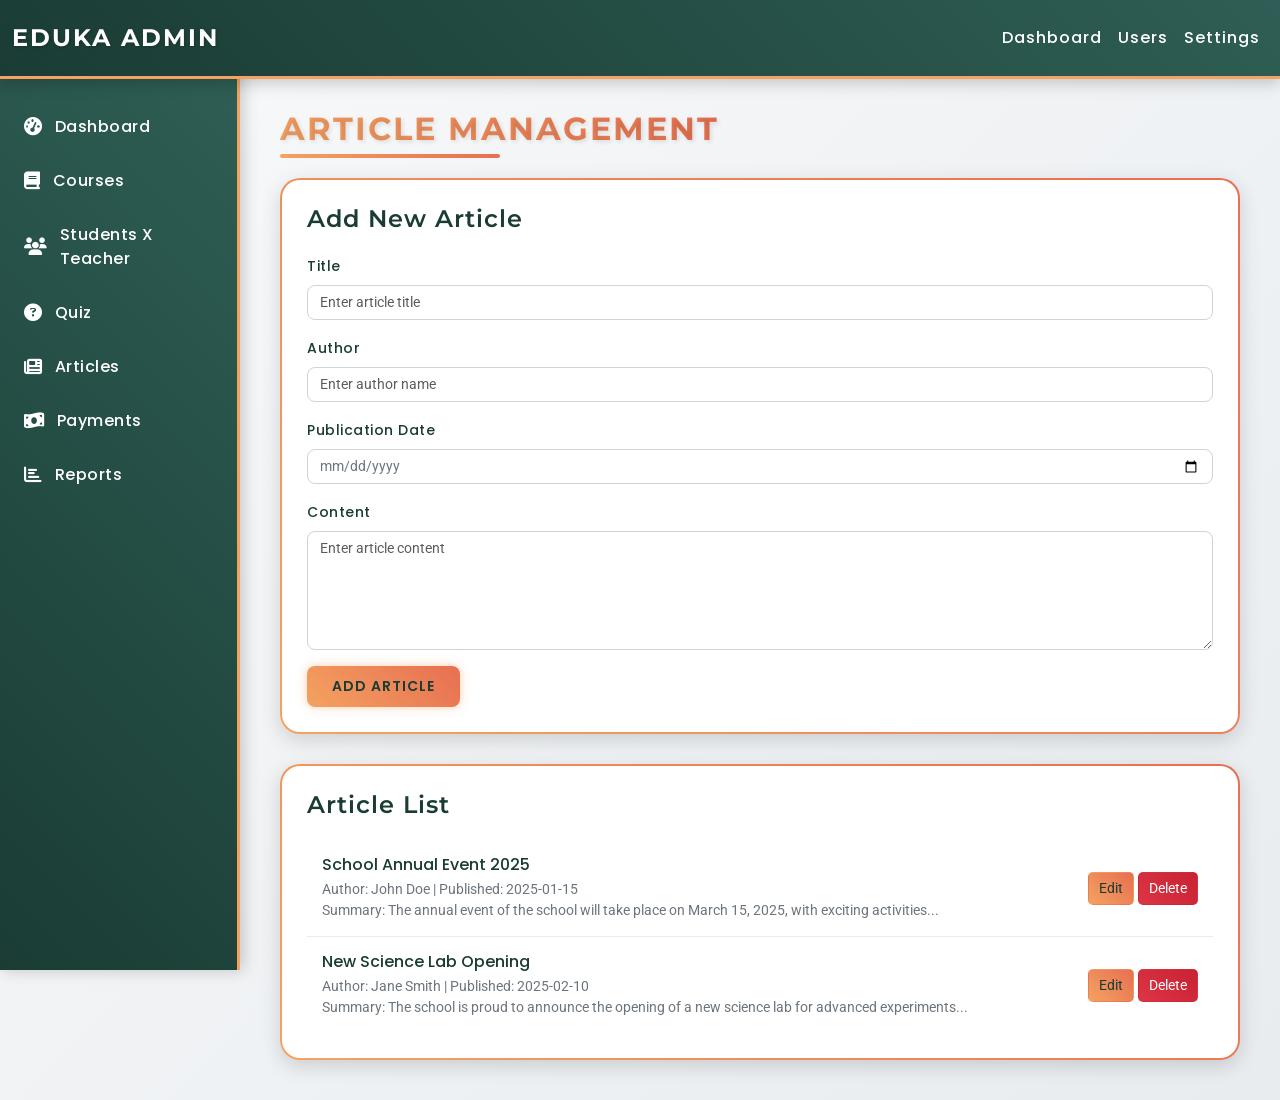
<file: Article Management.html>
<!DOCTYPE html>
<html lang="en">
<head>
    <meta charset="UTF-8">
    <meta name="viewport" content="width=device-width, initial-scale=1.0">
    <title>Article Management</title>
    <!-- Bootstrap CSS -->
    <link href="https://cdn.jsdelivr.net/npm/bootstrap@5.3.0/dist/css/bootstrap.min.css" rel="stylesheet">
    <!-- Font Awesome for Icons -->
    <link rel="stylesheet" href="https://cdnjs.cloudflare.com/ajax/libs/font-awesome/6.4.0/css/all.min.css">
    <!-- Google Fonts -->
    <link href="https://fonts.googleapis.com/css2?family=Poppins:wght@300;400;500;600;700&family=Roboto:wght@400;500;700&family=Montserrat:wght@400;500;700&display=swap" rel="stylesheet">
    <style>
        /* Màu chủ đạo */
        :root {
            --primary-green: #1a3c34;
            --secondary-orange: #f4a261;
            --light-gray: #f8f9fa;
            --white: #ffffff;
            --text-gray: #6c757d;
            --gradient-green: linear-gradient(45deg, #1a3c34, #2e5e55);
            --gradient-orange: linear-gradient(45deg, #f4a261, #e76f51);
            --border-glow: 0 0 10px rgba(244, 162, 97, 0.5);
            --gradient-text: linear-gradient(45deg, #f4a261, #e76f51);
        }

        body {
            background: linear-gradient(135deg, var(--light-gray), #e8ecef);
            font-family: 'Roboto', sans-serif;
            margin: 0;
            padding-top: 70px;
        }

        /* Navbar */
        .navbar {
            background: var(--gradient-green);
            padding: 15px 0;
            box-shadow: 0 4px 15px rgba(0, 0, 0, 0.2);
            border-bottom: 3px solid var(--secondary-orange);
            position: fixed;
            top: 0;
            left: 0;
            width: 100%;
            z-index: 1000;
        }

        .navbar-brand {
            color: var(--white) !important;
            font-family: 'Montserrat', sans-serif;
            font-weight: 700;
            font-size: 24px;
            text-transform: uppercase;
            letter-spacing: 2px;
            text-shadow: 1px 1px 3px rgba(0, 0, 0, 0.2);
        }

        .nav-link {
            color: var(--white) !important;
            font-family: 'Poppins', sans-serif;
            font-weight: 500;
            font-size: 16px;
            letter-spacing: 1px;
            transition: color 0.3s ease;
        }

        .nav-link:hover {
            color: var(--secondary-orange) !important;
            text-shadow: 0 0 5px rgba(244, 162, 97, 0.5);
        }

        /* Sidebar */
        .sidebar {
            height: 100vh;
            background: var(--gradient-green);
            color: var(--white);
            padding-top: 30px;
            position: fixed;
            width: 240px;
            transition: width 0.3s ease;
            box-shadow: 3px 0 15px rgba(0, 0, 0, 0.2);
            border-right: 3px solid var(--secondary-orange);
            top: 70px;
        }

        .sidebar a {
            color: var(--white);
            padding: 15px 20px;
            display: flex;
            align-items: center;
            text-decoration: none;
            font-family: 'Poppins', sans-serif;
            font-size: 16px;
            font-weight: 500;
            letter-spacing: 0.5px;
            border-left: 4px solid transparent;
            transition: all 0.3s ease;
        }

        .sidebar a i {
            margin-right: 12px;
            font-size: 18px;
        }

        .sidebar a:hover {
            background: var(--gradient-orange);
            color: var(--primary-green);
            border-left: 4px solid var(--primary-green);
            box-shadow: var(--border-glow);
            font-weight: 600;
        }

        /* Content Area */
        .content {
            margin-left: 240px;
            padding: 40px;
            transition: margin-left 0.3s ease;
        }

        .content h2 {
            font-family: 'Montserrat', sans-serif;
            font-weight: 700;
            color: var(--primary-green);
            text-transform: uppercase;
            letter-spacing: 2px;
            font-size: 32px;
            position: relative;
            display: inline-block;
            margin-bottom: 30px;
            background: var(--gradient-text);
            -webkit-background-clip: text;
            background-clip: text;
            color: transparent;
            text-shadow: 2px 2px 4px rgba(0, 0, 0, 0.1);
        }

        .content h2::after {
            content: '';
            width: 50%;
            height: 4px;
            background: var(--gradient-orange);
            position: absolute;
            bottom: -10px;
            left: 0;
            border-radius: 2px;
        }

        /* Article Form */
        .article-form {
            background: var(--white);
            border-radius: 20px;
            padding: 25px;
            box-shadow: 0 6px 20px rgba(0, 0, 0, 0.15);
            border: 2px solid transparent;
            background: linear-gradient(to right, var(--white), var(--white)) padding-box,
                        var(--gradient-orange) border-box;
            margin-bottom: 30px;
        }

        .article-form h3 {
            font-family: 'Montserrat', sans-serif;
            font-weight: 600;
            font-size: 24px;
            color: var(--primary-green);
            letter-spacing: 1px;
            margin-bottom: 20px;
        }

        .article-form .form-control {
            font-family: 'Roboto', sans-serif;
            font-size: 14px;
            color: var(--text-gray);
            border-radius: 8px;
            border: 1px solid #ced4da;
            transition: all 0.3s ease;
        }

        .article-form .form-control:focus {
            border-color: var(--secondary-orange);
            box-shadow: 0 0 5px rgba(244, 162, 97, 0.5);
        }

        .article-form label {
            font-family: 'Poppins', sans-serif;
            font-weight: 500;
            font-size: 14px;
            color: var(--primary-green);
            letter-spacing: 0.5px;
        }

        .btn-custom {
            background: var(--gradient-orange);
            color: var(--primary-green);
            border: none;
            padding: 10px 25px;
            font-family: 'Poppins', sans-serif;
            font-weight: 600;
            font-size: 14px;
            border-radius: 8px;
            transition: all 0.3s ease;
            box-shadow: var(--border-glow);
            text-transform: uppercase;
            letter-spacing: 1px;
        }

        .btn-custom:hover {
            background: var(--gradient-green);
            color: var(--white);
            box-shadow: 0 0 15px rgba(26, 60, 52, 0.5);
        }

        /* Article List */
        .article-list {
            background: var(--white);
            border-radius: 20px;
            padding: 25px;
            box-shadow: 0 6px 20px rgba(0, 0, 0, 0.15);
            border: 2px solid transparent;
            background: linear-gradient(to right, var(--white), var(--white)) padding-box,
                        var(--gradient-orange) border-box;
        }

        .article-list h3 {
            font-family: 'Montserrat', sans-serif;
            font-weight: 600;
            font-size: 24px;
            color: var(--primary-green);
            letter-spacing: 1px;
            margin-bottom: 20px;
        }

        .article-item {
            padding: 15px;
            border-bottom: 1px solid #e8ecef;
            display: flex;
            justify-content: space-between;
            align-items: center;
        }

        .article-item:last-child {
            border-bottom: none;
        }

        .article-item h5 {
            font-family: 'Poppins', sans-serif;
            font-weight: 500;
            font-size: 16px;
            color: var(--primary-green);
            margin-bottom: 5px;
        }

        .article-item p {
            font-family: 'Roboto', sans-serif;
            font-size: 14px;
            color: var(--text-gray);
            margin: 0;
        }

        .btn-action {
            font-size: 14px;
            padding: 5px 10px;
            border-radius: 5px;
        }

        .btn-edit {
            background: var(--gradient-orange);
            color: var(--primary-green);
        }

        .btn-edit:hover {
            background: var(--gradient-green);
            color: var(--white);
        }

        .btn-delete {
            background: linear-gradient(45deg, #dc3545, #c82333);
            color: var(--white);
        }

        .btn-delete:hover {
            background: linear-gradient(45deg, #c82333, #dc3545);
        }

        /* Responsive Design */
        @media (max-width: 768px) {
            body {
                padding-top: 60px;
            }

            .navbar {
                padding: 10px 0;
            }

            .navbar-brand {
                font-size: 18px;
            }

            .nav-link {
                font-size: 14px;
            }

            .sidebar {
                width: 70px;
                top: 60px;
            }

            .sidebar a span {
                display: none;
            }

            .sidebar a i {
                margin-right: 0;
                font-size: 20px;
            }

            .sidebar a {
                justify-content: center;
            }

            .content {
                margin-left: 70px;
                padding: 20px;
            }

            .content h2 {
                font-size: 24px;
            }
        }
    </style>
</head>
<body>
    <!-- Navbar -->
    <nav class="navbar navbar-expand-lg">
        <div class="container-fluid">
            <a class="navbar-brand" href="#">Eduka Admin</a>
            <button class="navbar-toggler" type="button" data-bs-toggle="collapse" data-bs-target="#navbarNav" aria-controls="navbarNav" aria-expanded="false" aria-label="Toggle navigation">
                <span class="navbar-toggler-icon"></span>
            </button>
            <div class="collapse navbar-collapse" id="navbarNav">
                <ul class="navbar-nav ms-auto">
                    <li class="nav-item">
                        <a class="nav-link" href="#">Dashboard</a>
                    </li>
                    <li class="nav-item">
                        <a class="nav-link" href="#">Users</a>
                    </li>
                    <li class="nav-item">
                        <a class="nav-link" href="#">Settings</a>
                    </li>
                </ul>
            </div>
        </div>
    </nav>

    <!-- Sidebar -->
    <div class="sidebar">
        <a href="./admin.html"><i class="fas fa-tachometer-alt"></i><span>Dashboard</span></a>
        <a href=""><i class="fas fa-book"></i><span>Courses</span></a>
        <a href="./ListStudentsXTeacher.html"><i class="fas fa-users"></i><span>Students X Teacher</span></a>
        <a href="./Quiz.html"><i class="fas fa-question-circle"></i><span>Quiz</span></a>
        <a href="./Article Management.html"><i class="fas fa-newspaper"></i><span>Articles</span></a>
        <a href="./Payment Management.html"><i class="fas fa-money-bill-wave"></i><span>Payments</span></a>
        <a href=""><i class="fas fa-chart-bar"></i><span>Reports</span></a>
    </div>

    <!-- Content -->
    <div class="content">
        <h2>Article Management</h2>

        <!-- Form Thêm Bài Báo -->
        <div class="article-form">
            <h3>Add New Article</h3>
            <form id="articleForm">
                <div class="mb-3">
                    <label for="articleTitle" class="form-label">Title</label>
                    <input type="text" class="form-control" id="articleTitle" placeholder="Enter article title" required>
                </div>
                <div class="mb-3">
                    <label for="articleAuthor" class="form-label">Author</label>
                    <input type="text" class="form-control" id="articleAuthor" placeholder="Enter author name" required>
                </div>
                <div class="mb-3">
                    <label for="articleDate" class="form-label">Publication Date</label>
                    <input type="date" class="form-control" id="articleDate" required>
                </div>
                <div class="mb-3">
                    <label for="articleContent" class="form-label">Content</label>
                    <textarea class="form-control" id="articleContent" rows="5" placeholder="Enter article content" required></textarea>
                </div>
                <button type="submit" class="btn btn-custom">Add Article</button>
            </form>
        </div>

        <!-- Danh Sách Bài Báo -->
        <div class="article-list">
            <h3>Article List</h3>
            <div id="articleList">
                <div class="article-item">
                    <div>
                        <h5>School Annual Event 2025</h5>
                        <p>Author: John Doe | Published: 2025-01-15</p>
                        <p>Summary: The annual event of the school will take place on March 15, 2025, with exciting activities...</p>
                    </div>
                    <div>
                        <button class="btn btn-action btn-edit">Edit</button>
                        <button class="btn btn-action btn-delete">Delete</button>
                    </div>
                </div>
                <div class="article-item">
                    <div>
                        <h5>New Science Lab Opening</h5>
                        <p>Author: Jane Smith | Published: 2025-02-10</p>
                        <p>Summary: The school is proud to announce the opening of a new science lab for advanced experiments...</p>
                    </div>
                    <div>
                        <button class="btn btn-action btn-edit">Edit</button>
                        <button class="btn btn-action btn-delete">Delete</button>
                    </div>
                </div>
            </div>
        </div>
    </div>

    <!-- Bootstrap JS (Giữ lại để navbar responsive hoạt động) -->
    <script src="https://cdn.jsdelivr.net/npm/bootstrap@5.3.0/dist/js/bootstrap.bundle.min.js"></script>
</body>
</html>
</file>
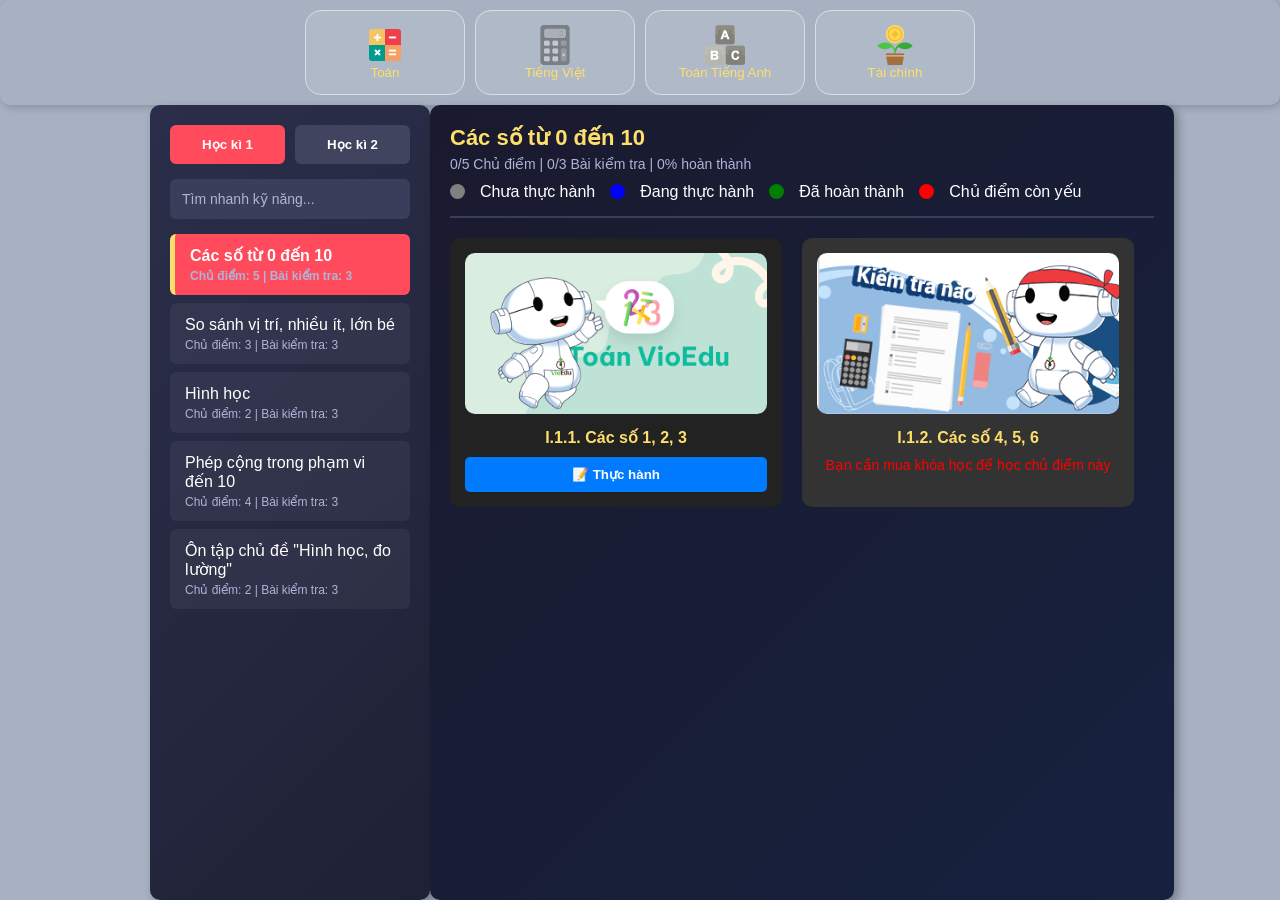
<file: khoahoc.html>
<!DOCTYPE html>
<html lang="vi">
<head>
    <meta charset="UTF-8">
    <meta name="viewport" content="width=device-width, initial-scale=1.0">
    <title>Khóa học</title>
    <link rel="stylesheet" href="css/khoahoc.css">
</head>
<body>

    <nav class="navmenu">
        <button>
            <img src="img/icon_math_on.png" alt="">
            <p>Toán</p>
        </button>
        <button>
            <img src="img/icon_math_english_off.png" alt="">
            <p>Tiếng Việt</p>
        </button>
        <button>
            <img src="img/icon_vietnamese_literature_off.png" alt="">
            <p>Toán Tiếng Anh</p>
        </button>
        <button>
            <img src="img/icon_finance_on.png" alt="">
            <p>Tài chính</p>
        </button>
    </nav>

    <div class="container">
        <aside class="sidebar">
            <div class="semester">
                <button class="active">Học kì 1</button>
                <button>Học kì 2</button>
            </div>
            <input type="text" placeholder="Tìm nhanh kỹ năng..." class="search-bar">
            <ul class="course-list">
                <li class="active">Các số từ 0 đến 10 <span>Chủ điểm: 5 | Bài kiểm tra: 3</span></li>
                <li>So sánh vị trí, nhiều ít, lớn bé <span>Chủ điểm: 3 | Bài kiểm tra: 3</span></li>
                <li>Hình học <span>Chủ điểm: 2 | Bài kiểm tra: 3</span></li>
                <li>Phép cộng trong phạm vi đến 10 <span>Chủ điểm: 4 | Bài kiểm tra: 3</span></li>
                <li>Ôn tập chủ đề "Hình học, đo lường" <span>Chủ điểm: 2 | Bài kiểm tra: 3</span></li>
            </ul>
        </aside>

        <main class="content">
            <div class="course-header">
                <h2>Các số từ 0 đến 10</h2>
                <p>0/5 Chủ điểm | 0/3 Bài kiểm tra | 0% hoàn thành</p>
                <div class="status">
                    <span class="not-started"></span> Chưa thực hành
                    <span class="in-progress"></span> Đang thực hành
                    <span class="completed"></span> Đã hoàn thành
                    <span class="weak-point"></span> Chủ điểm còn yếu
                </div>
            </div>

            <div class="lesson-list">
                <div class="lesson">
                    <img src="img/a1.png" alt="Bài học">
                    <h3>I.1.1. Các số 1, 2, 3</h3>
                    <div class="actions">
                        
                        <button>📝 Thực hành</button>
                        
                    </div>
                </div>
                <div class="lesson locked">
                    <img src="img/2.png" alt="Bài học">
                    <h3>I.1.2. Các số 4, 5, 6</h3>
                    <p>Bạn cần mua khóa học để học chủ điểm này</p>
                </div>
            </div>
        </main>
    </div>

</body>
</html>
</file>
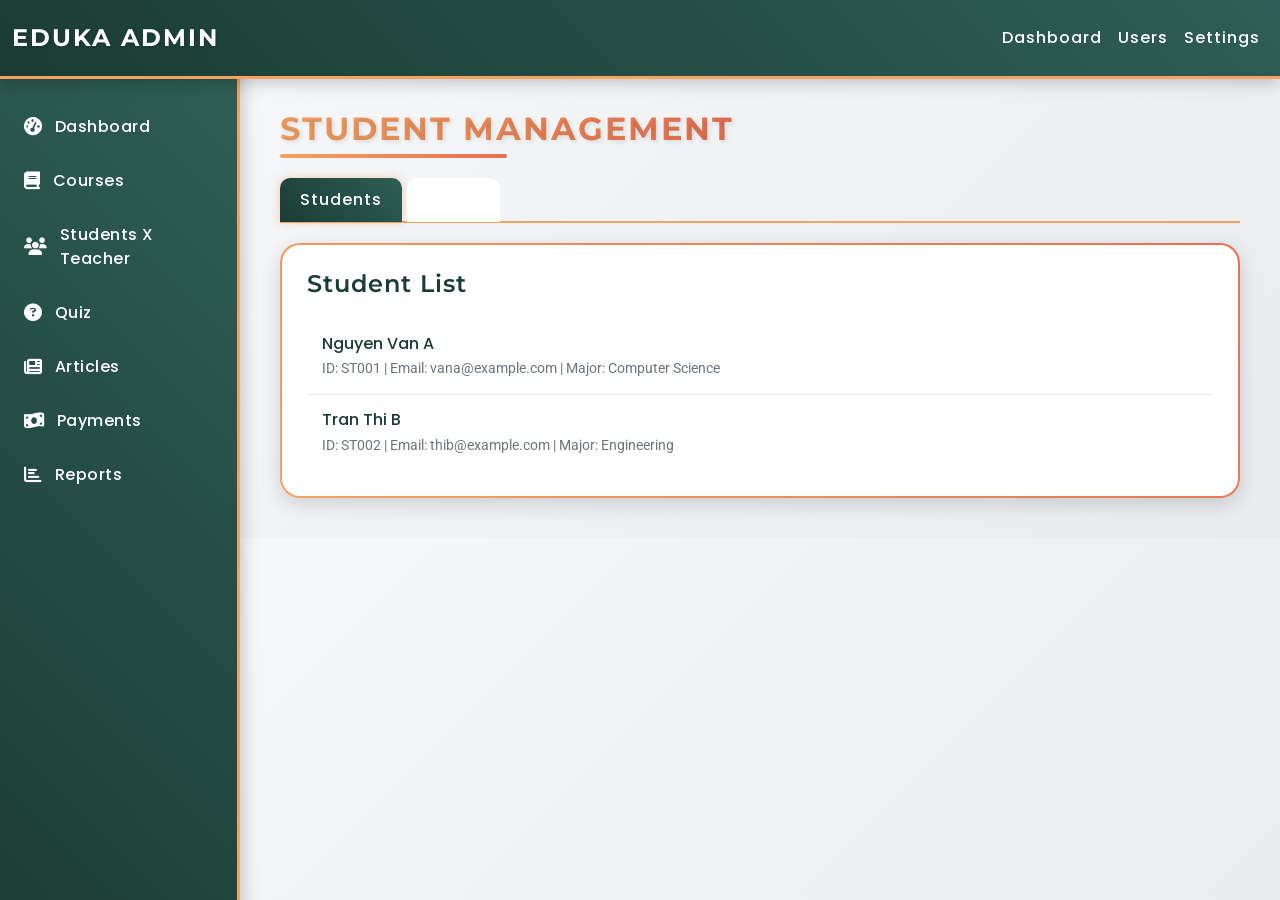
<file: ListStudentsXTeacher.html>
<!DOCTYPE html>
<html lang="en">
<head>
    <meta charset="UTF-8">
    <meta name="viewport" content="width=device-width, initial-scale=1.0">
    <title>Student Management</title>
    <!-- Bootstrap CSS -->
    <link href="https://cdn.jsdelivr.net/npm/bootstrap@5.3.0/dist/css/bootstrap.min.css" rel="stylesheet">
    <!-- Font Awesome for Icons -->
    <link rel="stylesheet" href="https://cdnjs.cloudflare.com/ajax/libs/font-awesome/6.4.0/css/all.min.css">
    <!-- Google Fonts -->
    <link href="https://fonts.googleapis.com/css2?family=Poppins:wght@300;400;500;600;700&family=Roboto:wght@400;500;700&family=Montserrat:wght@400;500;700&display=swap" rel="stylesheet">
    <style>
        /* Màu chủ đạo */
        :root {
            --primary-green: #1a3c34;
            --secondary-orange: #f4a261;
            --light-gray: #f8f9fa;
            --white: #ffffff;
            --text-gray: #6c757d;
            --gradient-green: linear-gradient(45deg, #1a3c34, #2e5e55);
            --gradient-orange: linear-gradient(45deg, #f4a261, #e76f51);
            --border-glow: 0 0 10px rgba(244, 162, 97, 0.5);
            --gradient-text: linear-gradient(45deg, #f4a261, #e76f51);
        }

        body {
            background: linear-gradient(135deg, var(--light-gray), #e8ecef);
            font-family: 'Roboto', sans-serif;
            margin: 0;
            padding-top: 70px;
        }

        /* Navbar */
        .navbar {
            background: var(--gradient-green);
            padding: 15px 0;
            box-shadow: 0 4px 15px rgba(0, 0, 0, 0.2);
            border-bottom: 3px solid var(--secondary-orange);
            position: fixed;
            top: 0;
            left: 0;
            width: 100%;
            z-index: 1000;
        }

        .navbar-brand {
            color: var(--white) !important;
            font-family: 'Montserrat', sans-serif;
            font-weight: 700;
            font-size: 24px;
            text-transform: uppercase;
            letter-spacing: 2px;
            text-shadow: 1px 1px 3px rgba(0, 0, 0, 0.2);
        }

        .nav-link {
            color: var(--white) !important;
            font-family: 'Poppins', sans-serif;
            font-weight: 500;
            font-size: 16px;
            letter-spacing: 1px;
            transition: color 0.3s ease;
        }

        .nav-link:hover {
            color: var(--secondary-orange) !important;
            text-shadow: 0 0 5px rgba(244, 162, 97, 0.5);
        }

        /* Sidebar */
        .sidebar {
            height: 100vh;
            background: var(--gradient-green);
            color: var(--white);
            padding-top: 30px;
            position: fixed;
            width: 240px;
            transition: width 0.3s ease;
            box-shadow: 3px 0 15px rgba(0, 0, 0, 0.2);
            border-right: 3px solid var(--secondary-orange);
            top: 70px;
        }

        .sidebar a {
            color: var(--white);
            padding: 15px 20px;
            display: flex;
            align-items: center;
            text-decoration: none;
            font-family: 'Poppins', sans-serif;
            font-size: 16px;
            font-weight: 500;
            letter-spacing: 0.5px;
            border-left: 4px solid transparent;
            transition: all 0.3s ease;
        }

        .sidebar a i {
            margin-right: 12px;
            font-size: 18px;
        }

        .sidebar a:hover {
            background: var(--gradient-orange);
            color: var(--primary-green);
            border-left: 4px solid var(--primary-green);
            box-shadow: var(--border-glow);
            font-weight: 600;
        }

        /* Content Area */
        .content {
            margin-left: 240px;
            padding: 40px;
            transition: margin-left 0.3s ease;
        }

        .content h2 {
            font-family: 'Montserrat', sans-serif;
            font-weight: 700;
            color: var(--primary-green);
            text-transform: uppercase;
            letter-spacing: 2px;
            font-size: 32px;
            position: relative;
            display: inline-block;
            margin-bottom: 30px;
            background: var(--gradient-text);
            -webkit-background-clip: text;
            background-clip: text;
            color: transparent;
            text-shadow: 2px 2px 4px rgba(0, 0, 0, 0.1);
        }

        .content h2::after {
            content: '';
            width: 50%;
            height: 4px;
            background: var(--gradient-orange);
            position: absolute;
            bottom: -10px;
            left: 0;
            border-radius: 2px;
        }

        /* Tab Navigation */
        .nav-tabs {
            border-bottom: 2px solid var(--secondary-orange);
            margin-bottom: 20px;
        }

        .nav-tabs .nav-link {
            color: var(--primary-green);
            font-family: 'Poppins', sans-serif;
            font-weight: 500;
            font-size: 16px;
            letter-spacing: 1px;
            border: none;
            border-top-left-radius: 10px;
            border-top-right-radius: 10px;
            padding: 10px 20px;
            background: var(--white);
            margin-right: 5px;
            transition: all 0.3s ease;
        }

        .nav-tabs .nav-link:hover {
            color: var(--secondary-orange);
            background: var(--light-gray);
        }

        .nav-tabs .nav-link.active {
            background: var(--gradient-green);
            color: var(--white);
            border: none;
            box-shadow: var(--border-glow);
        }

        /* Student List */
        .student-list {
            background: var(--white);
            border-radius: 20px;
            padding: 25px;
            box-shadow: 0 6px 20px rgba(0, 0, 0, 0.15);
            border: 2px solid transparent;
            background: linear-gradient(to right, var(--white), var(--white)) padding-box,
                        var(--gradient-orange) border-box;
        }

        .student-list h3 {
            font-family: 'Montserrat', sans-serif;
            font-weight: 600;
            font-size: 24px;
            color: var(--primary-green);
            letter-spacing: 1px;
            margin-bottom: 20px;
        }

        .student-item {
            padding: 15px;
            border-bottom: 1px solid #e8ecef;
            display: flex;
            justify-content: space-between;
            align-items: center;
        }

        .student-item:last-child {
            border-bottom: none;
        }

        .student-item h5 {
            font-family: 'Poppins', sans-serif;
            font-weight: 500;
            font-size: 16px;
            color: var(--primary-green);
            margin-bottom: 5px;
        }

        .student-item p {
            font-family: 'Roboto', sans-serif;
            font-size: 14px;
            color: var(--text-gray);
            margin: 0;
        }

        /* Responsive Design */
        @media (max-width: 768px) {
            body {
                padding-top: 60px;
            }

            .navbar {
                padding: 10px 0;
            }

            .navbar-brand {
                font-size: 18px;
            }

            .nav-link {
                font-size: 14px;
            }

            .sidebar {
                width: 70px;
                top: 60px;
            }

            .sidebar a span {
                display: none;
            }

            .sidebar a i {
                margin-right: 0;
                font-size: 20px;
            }

            .sidebar a {
                justify-content: center;
            }

            .content {
                margin-left: 70px;
                padding: 20px;
            }

            .content h2 {
                font-size: 24px;
            }

            .nav-tabs .nav-link {
                font-size: 14px;
                padding: 8px 15px;
            }
        }
    </style>
</head>
<body>
    <!-- Navbar -->
    <nav class="navbar navbar-expand-lg">
        <div class="container-fluid">
            <a class="navbar-brand" href="#">Eduka Admin</a>
            <button class="navbar-toggler" type="button" data-bs-toggle="collapse" data-bs-target="#navbarNav" aria-controls="navbarNav" aria-expanded="false" aria-label="Toggle navigation">
                <span class="navbar-toggler-icon"></span>
            </button>
            <div class="collapse navbar-collapse" id="navbarNav">
                <ul class="navbar-nav ms-auto">
                    <li class="nav-item">
                        <a class="nav-link" href="#">Dashboard</a>
                    </li>
                    <li class="nav-item">
                        <a class="nav-link" href="#">Users</a>
                    </li>
                    <li class="nav-item">
                        <a class="nav-link" href="#">Settings</a>
                    </li>
                </ul>
            </div>
        </div>
    </nav>

    <!-- Sidebar -->
    <div class="sidebar">
        <a href="./admin.html"><i class="fas fa-tachometer-alt"></i><span>Dashboard</span></a>
        <a href=""><i class="fas fa-book"></i><span>Courses</span></a>
        <a href="./ListStudentsXTeacher.html"><i class="fas fa-users"></i><span>Students X Teacher</span></a>
        <a href="./Quiz.html"><i class="fas fa-question-circle"></i><span>Quiz</span></a>
        <a href="./Article Management.html"><i class="fas fa-newspaper"></i><span>Articles</span></a>
        <a href="./Payment Management.html"><i class="fas fa-money-bill-wave"></i><span>Payments</span></a>
        <a href=""><i class="fas fa-chart-bar"></i><span>Reports</span></a>
    </div>

    <!-- Content -->
    <div class="content">
        <h2>Student Management</h2>

        <!-- Tab Navigation -->
        <ul class="nav nav-tabs" id="studentTabs" role="tablist">
            <li class="nav-item" role="presentation">
                <button class="nav-link active" id="students-tab" data-bs-toggle="tab" data-bs-target="#students" type="button" role="tab" aria-controls="students" aria-selected="true">Students</button>
            </li>
            <li class="nav-item" role="presentation">
                <button class="nav-link" id="pupils-tab" data-bs-toggle="tab" data-bs-target="#pupils" type="button" role="tab" aria-controls="pupils" aria-selected="false">Pupils</button>
            </li>
        </ul>

        <!-- Tab Content -->
        <div class="tab-content" id="studentTabContent">
            <!-- Students Tab -->
            <div class="tab-pane fade show active" id="students" role="tabpanel" aria-labelledby="students-tab">
                <div class="student-list">
                    <h3>Student List</h3>
                    <div class="student-item">
                        <div>
                            <h5>Nguyen Van A</h5>
                            <p>ID: ST001 | Email: vana@example.com | Major: Computer Science</p>
                        </div>
                    </div>
                    <div class="student-item">
                        <div>
                            <h5>Tran Thi B</h5>
                            <p>ID: ST002 | Email: thib@example.com | Major: Engineering</p>
                        </div>
                    </div>
                </div>
            </div>

            <!-- Pupils Tab -->
            <div class="tab-pane fade" id="pupils" role="tabpanel" aria-labelledby="pupils-tab">
                <div class="student-list">
                    <h3>Pupil List</h3>
                    <div class="student-item">
                        <div>
                            <h5>Le Van C</h5>
                            <p>ID: PU001 | Email: vanc@example.com | Grade: 10</p>
                        </div>
                    </div>
                    <div class="student-item">
                        <div>
                            <h5>Pham Thi D</h5>
                            <p>ID: PU002 | Email: thid@example.com | Grade: 11</p>
                        </div>
                    </div>
                </div>
            </div>
        </div>
    </div>

    <!-- Bootstrap JS (Giữ lại để tab và navbar responsive hoạt động) -->
    <script src="https://cdn.jsdelivr.net/npm/bootstrap@5.3.0/dist/js/bootstrap.bundle.min.js"></script>
</body>
</html>
</file>
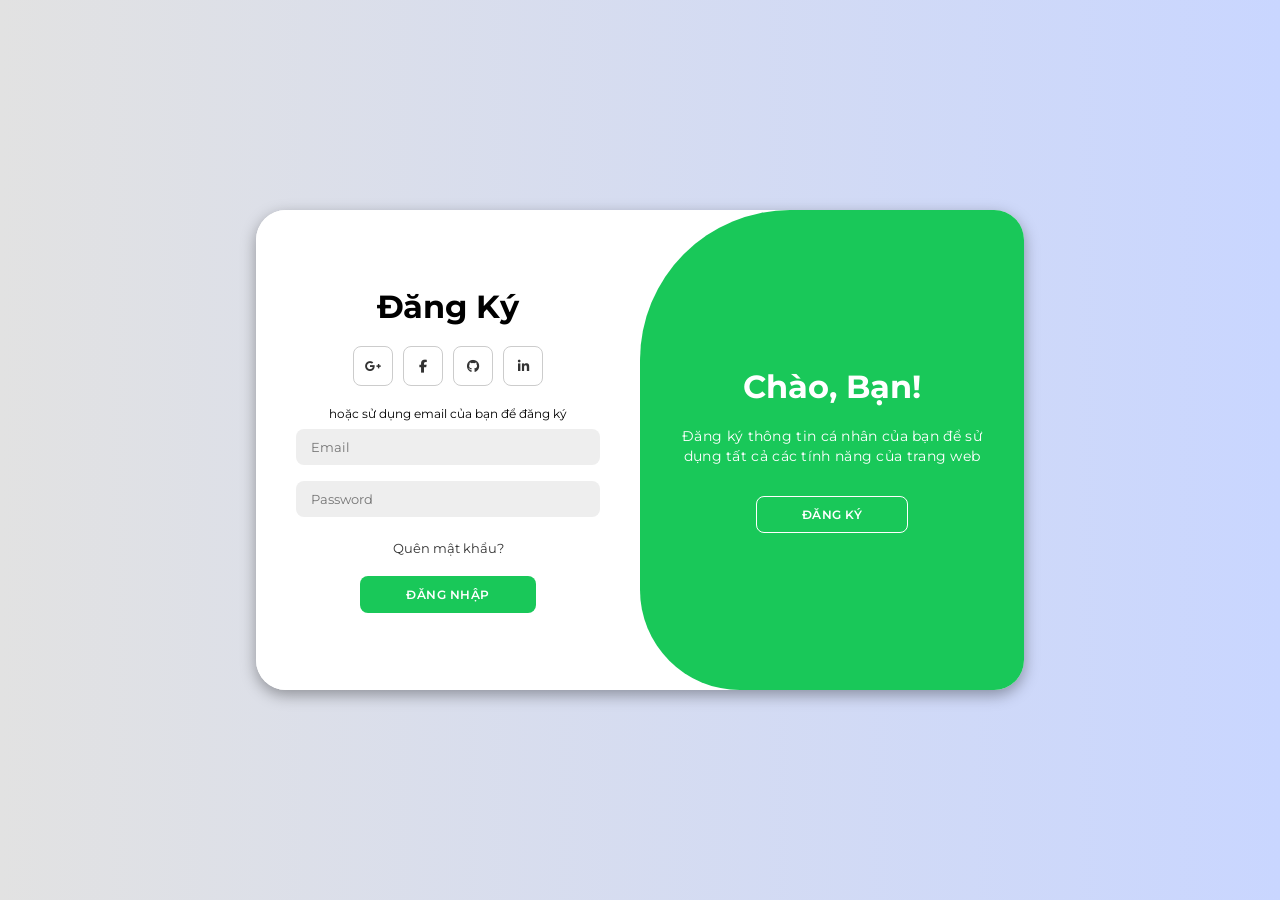
<file: login.html>
<!DOCTYPE html>
<html lang="en">

<head>
    <meta charset="UTF-8">
    <meta name="viewport" content="width=device-width, initial-scale=1.0">
    <link rel="stylesheet" href="https://cdnjs.cloudflare.com/ajax/libs/font-awesome/6.4.2/css/all.min.css">
    <link rel="stylesheet" href="css/login.css">
    <title></title>
</head>

<body>

    <div class="container" id="container">
        <div class="form-container sign-up">
            <form>
                <h1>Tạo Tài Khoản</h1>
                <div class="social-icons">
                    <a href="#" class="icon"><i class="fa-brands fa-google-plus-g"></i></a>
                    <a href="#" class="icon"><i class="fa-brands fa-facebook-f"></i></a>
                    <a href="#" class="icon"><i class="fa-brands fa-github"></i></a>
                    <a href="#" class="icon"><i class="fa-brands fa-linkedin-in"></i></a>
                </div>
                <span>hoặc sử dụng email của bạn để đăng ký</span>
                <input type="text" placeholder="Name" id="username">
                <input type="email" placeholder="Email" id="email">
                <input type="password" placeholder="Password" id="password">
                <button>Đăng Ký</button>
            </form>
        </div>
        <div class="form-container sign-in">
            <form>
                <h1>Đăng Ký</h1>
                <div class="social-icons">
                    <a href="#" class="icon"><i class="fa-brands fa-google-plus-g"></i></a>
                    <a href="#" class="icon"><i class="fa-brands fa-facebook-f"></i></a>
                    <a href="#" class="icon"><i class="fa-brands fa-github"></i></a>
                    <a href="#" class="icon"><i class="fa-brands fa-linkedin-in"></i></a>
                </div>
                <span>hoặc sử dụng email của bạn để đăng ký</span>
                <input type="email" placeholder="Email" id="loginEmail">
                <input type="password" placeholder="Password" id="LoginPasswork">
                <a href="#"> Quên mật khẩu?</a>
                <button>Đăng Nhập</button>
            </form>
        </div>
        <div class="toggle-container">
            <div class="toggle">
                <div class="toggle-panel toggle-left">
                    <h1>Chào mừng trở lại!</h1>
                    <p>Nhập thông tin cá nhân của bạn để sử dụng tất cả các tính năng của trang web</p>
                    <button class="hidden" id="login">Sign In</button>
                </div>
                <div class="toggle-panel toggle-right">
                    <h1>Chào, Bạn!</h1>
                    <p>Đăng ký thông tin cá nhân của bạn để sử dụng tất cả các tính năng của trang web</p>
                    <button class="hidden" id="register">Đăng Ký</button>
                </div>
            </div>
        </div>
    </div>

    <script src="js/login.js"></script>
</body>

</html>
</file>
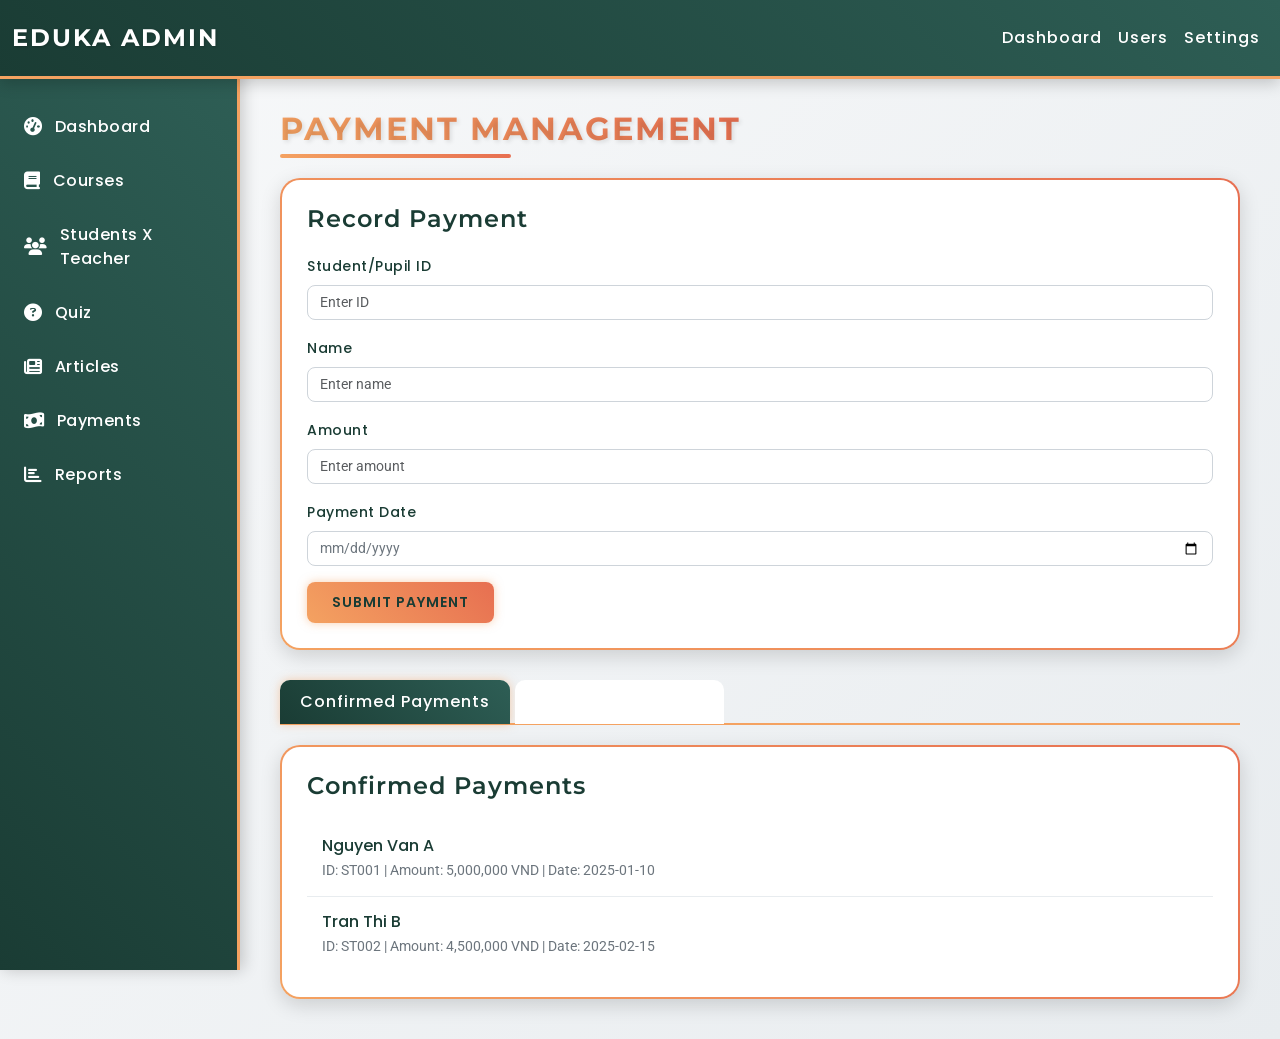
<file: Payment Management.html>
<!DOCTYPE html>
<html lang="en">
<head>
    <meta charset="UTF-8">
    <meta name="viewport" content="width=device-width, initial-scale=1.0">
    <title>Payment Management</title>
    <!-- Bootstrap CSS -->
    <link href="https://cdn.jsdelivr.net/npm/bootstrap@5.3.0/dist/css/bootstrap.min.css" rel="stylesheet">
    <!-- Font Awesome for Icons -->
    <link rel="stylesheet" href="https://cdnjs.cloudflare.com/ajax/libs/font-awesome/6.4.0/css/all.min.css">
    <!-- Google Fonts -->
    <link href="https://fonts.googleapis.com/css2?family=Poppins:wght@300;400;500;600;700&family=Roboto:wght@400;500;700&family=Montserrat:wght@400;500;700&display=swap" rel="stylesheet">
    <style>
        /* Màu chủ đạo */
        :root {
            --primary-green: #1a3c34;
            --secondary-orange: #f4a261;
            --light-gray: #f8f9fa;
            --white: #ffffff;
            --text-gray: #6c757d;
            --gradient-green: linear-gradient(45deg, #1a3c34, #2e5e55);
            --gradient-orange: linear-gradient(45deg, #f4a261, #e76f51);
            --border-glow: 0 0 10px rgba(244, 162, 97, 0.5);
            --gradient-text: linear-gradient(45deg, #f4a261, #e76f51);
        }

        body {
            background: linear-gradient(135deg, var(--light-gray), #e8ecef);
            font-family: 'Roboto', sans-serif;
            margin: 0;
            padding-top: 70px;
        }

        /* Navbar */
        .navbar {
            background: var(--gradient-green);
            padding: 15px 0;
            box-shadow: 0 4px 15px rgba(0, 0, 0, 0.2);
            border-bottom: 3px solid var(--secondary-orange);
            position: fixed;
            top: 0;
            left: 0;
            width: 100%;
            z-index: 1000;
        }

        .navbar-brand {
            color: var(--white) !important;
            font-family: 'Montserrat', sans-serif;
            font-weight: 700;
            font-size: 24px;
            text-transform: uppercase;
            letter-spacing: 2px;
            text-shadow: 1px 1px 3px rgba(0, 0, 0, 0.2);
        }

        .nav-link {
            color: var(--white) !important;
            font-family: 'Poppins', sans-serif;
            font-weight: 500;
            font-size: 16px;
            letter-spacing: 1px;
            transition: color 0.3s ease;
        }

        .nav-link:hover {
            color: var(--secondary-orange) !important;
            text-shadow: 0 0 5px rgba(244, 162, 97, 0.5);
        }

        /* Sidebar */
        .sidebar {
            height: 100vh;
            background: var(--gradient-green);
            color: var(--white);
            padding-top: 30px;
            position: fixed;
            width: 240px;
            transition: width 0.3s ease;
            box-shadow: 3px 0 15px rgba(0, 0, 0, 0.2);
            border-right: 3px solid var(--secondary-orange);
            top: 70px;
        }

        .sidebar a {
            color: var(--white);
            padding: 15px 20px;
            display: flex;
            align-items: center;
            text-decoration: none;
            font-family: 'Poppins', sans-serif;
            font-size: 16px;
            font-weight: 500;
            letter-spacing: 0.5px;
            border-left: 4px solid transparent;
            transition: all 0.3s ease;
        }

        .sidebar a i {
            margin-right: 12px;
            font-size: 18px;
        }

        .sidebar a:hover {
            background: var(--gradient-orange);
            color: var(--primary-green);
            border-left: 4px solid var(--primary-green);
            box-shadow: var(--border-glow);
            font-weight: 600;
        }

        /* Content Area */
        .content {
            margin-left: 240px;
            padding: 40px;
            transition: margin-left 0.3s ease;
        }

        .content h2 {
            font-family: 'Montserrat', sans-serif;
            font-weight: 700;
            color: var(--primary-green);
            text-transform: uppercase;
            letter-spacing: 2px;
            font-size: 32px;
            position: relative;
            display: inline-block;
            margin-bottom: 30px;
            background: var(--gradient-text);
            -webkit-background-clip: text;
            background-clip: text;
            color: transparent;
            text-shadow: 2px 2px 4px rgba(0, 0, 0, 0.1);
        }

        .content h2::after {
            content: '';
            width: 50%;
            height: 4px;
            background: var(--gradient-orange);
            position: absolute;
            bottom: -10px;
            left: 0;
            border-radius: 2px;
        }

        /* Payment Form */
        .payment-form {
            background: var(--white);
            border-radius: 20px;
            padding: 25px;
            box-shadow: 0 6px 20px rgba(0, 0, 0, 0.15);
            border: 2px solid transparent;
            background: linear-gradient(to right, var(--white), var(--white)) padding-box,
                        var(--gradient-orange) border-box;
            margin-bottom: 30px;
        }

        .payment-form h3 {
            font-family: 'Montserrat', sans-serif;
            font-weight: 600;
            font-size: 24px;
            color: var(--primary-green);
            letter-spacing: 1px;
            margin-bottom: 20px;
        }

        .payment-form .form-control {
            font-family: 'Roboto', sans-serif;
            font-size: 14px;
            color: var(--text-gray);
            border-radius: 8px;
            border: 1px solid #ced4da;
            transition: all 0.3s ease;
        }

        .payment-form .form-control:focus {
            border-color: var(--secondary-orange);
            box-shadow: 0 0 5px rgba(244, 162, 97, 0.5);
        }

        .payment-form label {
            font-family: 'Poppins', sans-serif;
            font-weight: 500;
            font-size: 14px;
            color: var(--primary-green);
            letter-spacing: 0.5px;
        }

        .btn-custom {
            background: var(--gradient-orange);
            color: var(--primary-green);
            border: none;
            padding: 10px 25px;
            font-family: 'Poppins', sans-serif;
            font-weight: 600;
            font-size: 14px;
            border-radius: 8px;
            transition: all 0.3s ease;
            box-shadow: var(--border-glow);
            text-transform: uppercase;
            letter-spacing: 1px;
        }

        .btn-custom:hover {
            background: var(--gradient-green);
            color: var(--white);
            box-shadow: 0 0 15px rgba(26, 60, 52, 0.5);
        }

        /* Tab Navigation */
        .nav-tabs {
            border-bottom: 2px solid var(--secondary-orange);
            margin-bottom: 20px;
        }

        .nav-tabs .nav-link {
            color: var(--primary-green);
            font-family: 'Poppins', sans-serif;
            font-weight: 500;
            font-size: 16px;
            letter-spacing: 1px;
            border: none;
            border-top-left-radius: 10px;
            border-top-right-radius: 10px;
            padding: 10px 20px;
            background: var(--white);
            margin-right: 5px;
            transition: all 0.3s ease;
        }

        .nav-tabs .nav-link:hover {
            color: var(--secondary-orange);
            background: var(--light-gray);
        }

        .nav-tabs .nav-link.active {
            background: var(--gradient-green);
            color: var(--white);
            border: none;
            box-shadow: var(--border-glow);
        }

        /* Payment List */
        .payment-list {
            background: var(--white);
            border-radius: 20px;
            padding: 25px;
            box-shadow: 0 6px 20px rgba(0, 0, 0, 0.15);
            border: 2px solid transparent;
            background: linear-gradient(to right, var(--white), var(--white)) padding-box,
                        var(--gradient-orange) border-box;
        }

        .payment-list h3 {
            font-family: 'Montserrat', sans-serif;
            font-weight: 600;
            font-size: 24px;
            color: var(--primary-green);
            letter-spacing: 1px;
            margin-bottom: 20px;
        }

        .payment-item {
            padding: 15px;
            border-bottom: 1px solid #e8ecef;
            display: flex;
            justify-content: space-between;
            align-items: center;
        }

        .payment-item:last-child {
            border-bottom: none;
        }

        .payment-item h5 {
            font-family: 'Poppins', sans-serif;
            font-weight: 500;
            font-size: 16px;
            color: var(--primary-green);
            margin-bottom: 5px;
        }

        .payment-item p {
            font-family: 'Roboto', sans-serif;
            font-size: 14px;
            color: var(--text-gray);
            margin: 0;
        }

        .btn-action {
            font-size: 14px;
            padding: 5px 10px;
            border-radius: 5px;
        }

        .btn-approve {
            background: var(--gradient-orange);
            color: var(--primary-green);
        }

        .btn-approve:hover {
            background: var(--gradient-green);
            color: var(--white);
        }

        /* Responsive Design */
        @media (max-width: 768px) {
            body {
                padding-top: 60px;
            }

            .navbar {
                padding: 10px 0;
            }

            .navbar-brand {
                font-size: 18px;
            }

            .nav-link {
                font-size: 14px;
            }

            .sidebar {
                width: 70px;
                top: 60px;
            }

            .sidebar a span {
                display: none;
            }

            .sidebar a i {
                margin-right: 0;
                font-size: 20px;
            }

            .sidebar a {
                justify-content: center;
            }

            .content {
                margin-left: 70px;
                padding: 20px;
            }

            .content h2 {
                font-size: 24px;
            }

            .nav-tabs .nav-link {
                font-size: 14px;
                padding: 8px 15px;
            }
        }
    </style>
</head>
<body>
    <!-- Navbar -->
    <nav class="navbar navbar-expand-lg">
        <div class="container-fluid">
            <a class="navbar-brand" href="#">Eduka Admin</a>
            <button class="navbar-toggler" type="button" data-bs-toggle="collapse" data-bs-target="#navbarNav" aria-controls="navbarNav" aria-expanded="false" aria-label="Toggle navigation">
                <span class="navbar-toggler-icon"></span>
            </button>
            <div class="collapse navbar-collapse" id="navbarNav">
                <ul class="navbar-nav ms-auto">
                    <li class="nav-item">
                        <a class="nav-link" href="#">Dashboard</a>
                    </li>
                    <li class="nav-item">
                        <a class="nav-link" href="#">Users</a>
                    </li>
                    <li class="nav-item">
                        <a class="nav-link" href="#">Settings</a>
                    </li>
                </ul>
            </div>
        </div>
    </nav>

    <!-- Sidebar -->
    <div class="sidebar">
        <a href="./admin.html"><i class="fas fa-tachometer-alt"></i><span>Dashboard</span></a>
        <a href=""><i class="fas fa-book"></i><span>Courses</span></a>
        <a href="./ListStudentsXTeacher.html"><i class="fas fa-users"></i><span>Students X Teacher</span></a>
        <a href="./Quiz.html"><i class="fas fa-question-circle"></i><span>Quiz</span></a>
        <a href="./Article Management.html"><i class="fas fa-newspaper"></i><span>Articles</span></a>
        <a href="./Payment Management.html"><i class="fas fa-money-bill-wave"></i><span>Payments</span></a>
        <a href=""><i class="fas fa-chart-bar"></i><span>Reports</span></a>
    </div>

    <!-- Content -->
    <div class="content">
        <h2>Payment Management</h2>

        <!-- Form Nhập Thông Tin Thanh Toán -->
        <div class="payment-form">
            <h3>Record Payment</h3>
            <form id="paymentForm">
                <div class="mb-3">
                    <label for="studentId" class="form-label">Student/Pupil ID</label>
                    <input type="text" class="form-control" id="studentId" placeholder="Enter ID" required>
                </div>
                <div class="mb-3">
                    <label for="studentName" class="form-label">Name</label>
                    <input type="text" class="form-control" id="studentName" placeholder="Enter name" required>
                </div>
                <div class="mb-3">
                    <label for="paymentAmount" class="form-label">Amount</label>
                    <input type="number" class="form-control" id="paymentAmount" placeholder="Enter amount" required>
                </div>
                <div class="mb-3">
                    <label for="paymentDate" class="form-label">Payment Date</label>
                    <input type="date" class="form-control" id="paymentDate" required>
                </div>
                <button type="submit" class="btn btn-custom">Submit Payment</button>
            </form>
        </div>

        <!-- Tab Navigation -->
        <ul class="nav nav-tabs" id="paymentTabs" role="tablist">
            <li class="nav-item" role="presentation">
                <button class="nav-link active" id="confirmed-tab" data-bs-toggle="tab" data-bs-target="#confirmed" type="button" role="tab" aria-controls="confirmed" aria-selected="true">Confirmed Payments</button>
            </li>
            <li class="nav-item" role="presentation">
                <button class="nav-link" id="pending-tab" data-bs-toggle="tab" data-bs-target="#pending" type="button" role="tab" aria-controls="pending" aria-selected="false">Pending Approvals</button>
            </li>
        </ul>

        <!-- Tab Content -->
        <div class="tab-content" id="paymentTabContent">
            <!-- Confirmed Payments Tab -->
            <div class="tab-pane fade show active" id="confirmed" role="tabpanel" aria-labelledby="confirmed-tab">
                <div class="payment-list">
                    <h3>Confirmed Payments</h3>
                    <div id="confirmedPaymentList">
                        <div class="payment-item">
                            <div>
                                <h5>Nguyen Van A</h5>
                                <p>ID: ST001 | Amount: 5,000,000 VND | Date: 2025-01-10</p>
                            </div>
                        </div>
                        <div class="payment-item">
                            <div>
                                <h5>Tran Thi B</h5>
                                <p>ID: ST002 | Amount: 4,500,000 VND | Date: 2025-02-15</p>
                            </div>
                        </div>
                    </div>
                </div>
            </div>

            <!-- Pending Approvals Tab -->
            <div class="tab-pane fade" id="pending" role="tabpanel" aria-labelledby="pending-tab">
                <div class="payment-list">
                    <h3>Pending Approvals</h3>
                    <div id="pendingPaymentList">
                        <div class="payment-item">
                            <div>
                                <h5>Le Van C</h5>
                                <p>ID: PU001 | Amount: 3,000,000 VND | Date: 2025-03-01</p>
                            </div>
                            <div>
                                <button class="btn btn-action btn-approve">Approve</button>
                            </div>
                        </div>
                        <div class="payment-item">
                            <div>
                                <h5>Pham Thi D</h5>
                                <p>ID: PU002 | Amount: 2,500,000 VND | Date: 2025-03-05</p>
                            </div>
                            <div>
                                <button class="btn btn-action btn-approve">Approve</button>
                            </div>
                        </div>
                    </div>
                </div>
            </div>
        </div>
    </div>

    <!-- Bootstrap JS (Giữ lại để tab và navbar responsive hoạt động) -->
    <script src="https://cdn.jsdelivr.net/npm/bootstrap@5.3.0/dist/js/bootstrap.bundle.min.js"></script>
</body>
</html>
</file>
<file: css/khoahoc.css>
/* Reset CSS */
* {
    margin: 0;
    padding: 0;
    box-sizing: border-box;
    font-family: Arial, sans-serif;
}

/* Body */
body {
    background: #a7b1c2;
    color: white;
    display: flex;
    height: 100vh;
    flex-direction: column;
}

/* Navigation */
/* Navigation Menu */
.navmenu {
    width: 100%;
    max-width: 100%;
    display: flex;
    gap: 10px;
    padding: 10px 20px;
    justify-content: center; /* Căn giữa menu */
    /* background: linear-gradient(135deg, #2b2e4a, #1f2235); */
    border-radius: 10px;
    box-shadow: 2px 2px 8px rgba(0, 0, 0, 0.2);
    flex-wrap: wrap; /* Để tránh tràn màn hình */
}

/* Nút menu */
.navmenu button {
    width: 160px; /* Tăng kích thước cho cân đối */
    height: 85px;
    border-radius: 16px;
    border: 1px solid #ddd;
    background: rgba(255, 255, 255, 0.1);
    color: #ffdf6b;
    display: flex;
    flex-direction: column;
    align-items: center;
    justify-content: center;
    cursor: pointer;
    transition: background 0.3s ease, transform 0.2s ease;
}

/* Hiệu ứng hover */
.navmenu button:hover {
    background: #ff4b5c;
    transform: scale(1.05);
}

/* Responsive */
@media (max-width: 768px) {
    .navmenu {
        flex-wrap: wrap; /* Xếp hàng dọc trên màn hình nhỏ */
        justify-content: center;
    }
    .navmenu button {
        width: 45%;
    }
}


/* Container */
.container {
    display: flex;
    width: 80%;
    height: 100%;
    margin-left: 150px;
}

/* Sidebar */
/* ========== SIDEBAR ========== */
.sidebar {
    width: 280px;
    background: linear-gradient(135deg, #2b2e4a, #1f2235);
    padding: 20px;
    border-radius: 10px;
    box-shadow: 4px 4px 10px rgba(0, 0, 0, 0.3);
}

/* Học kỳ */
.semester {
    display: flex;
    gap: 10px;
    margin-bottom: 15px;
}

.semester button {
    flex: 1;
    padding: 12px;
    background: #40445e;
    border: none;
    color: white;
    font-weight: bold;
    border-radius: 6px;
    cursor: pointer;
    transition: background 0.3s ease;
}

.semester button.active {
    background: #ff4b5c;
}

.semester button:hover {
    background: #ff6b7a;
}

/* Thanh tìm kiếm */
.search-bar {
    width: 100%;
    padding: 12px;
    margin-bottom: 15px;
    border: none;
    border-radius: 6px;
    background: #3a3e5a;
    color: white;
    font-size: 14px;
    outline: none;
}

.search-bar::placeholder {
    color: #b0b3d6;
}

/* Danh sách khóa học */
.course-list {
    list-style: none;
}

.course-list li {
    padding: 12px 15px;
    border-radius: 6px;
    background: rgba(255, 255, 255, 0.05);
    margin-bottom: 8px;
    cursor: pointer;
    transition: background 0.3s ease, transform 0.2s;
}

.course-list li span {
    display: block;
    font-size: 12px;
    color: #b0b3d6;
    margin-top: 4px;
}

/* Hiệu ứng hover */
.course-list li:hover {
    background: #50577a;
    transform: scale(1.02);
}

/* Mục đang chọn */
.course-list li.active {
    background: #ff4b5c;
    color: white;
    font-weight: bold;
    border-left: 5px solid #ffdf6b;
}


/* Content */
/* ========== CONTENT ========== */
.content {
    flex: 1;
    padding: 20px;
    background: linear-gradient(135deg, #1a1a2e, #16213e);
    color: white;
    border-radius: 10px;
    box-shadow: 4px 4px 10px rgba(0, 0, 0, 0.3);
}

/* Tiêu đề khóa học */
.course-header {
    padding-bottom: 15px;
    border-bottom: 2px solid #3a3e5a;
    margin-bottom: 15px;
}

.course-header h2 {
    font-size: 22px;
    font-weight: bold;
    color: #ffdf6b;
}

.course-header p {
    font-size: 14px;
    color: #b0b3d6;
    margin-top: 5px;
}

/* Thanh trạng thái */
.status {
    margin-top: 10px;
    display: flex;
    gap: 15px;
    align-items: center;
    flex-wrap: wrap;
}

.status span {
    width: 15px;
    height: 15px;
    display: inline-block;
    border-radius: 50%;
}

.not-started { background: gray; }
.in-progress { background: blue; }
.completed { background: green; }
.weak-point { background: red; }

/* ========== DANH SÁCH BÀI HỌC ========== */
.lesson-list {
    display: flex;
    gap: 20px;
    margin-top: 20px;
    flex-wrap: wrap;
}

/* Bài học */
.lesson {
    width: calc(50% - 20px);
    background: #222;
    padding: 15px;
    border-radius: 10px;
    text-align: center;
    transition: transform 0.3s ease, box-shadow 0.3s ease;
    cursor: pointer;
}

.lesson img {
    width: 100%;
    border-radius: 10px;
}

/* Tiêu đề bài học */
.lesson h3 {
    margin: 10px 0;
    font-size: 16px;
    font-weight: bold;
    color: #ffdf6b;
}

/* Nút bấm */
.lesson .actions button {
    display: block;
    width: 100%;
    padding: 10px;
    margin-top: 5px;
    background: #007bff;
    border: none;
    color: white;
    cursor: pointer;
    border-radius: 5px;
    font-weight: bold;
    transition: background 0.3s ease;
}

.lesson .actions button:hover {
    background: #0056b3;
}

/* Hiệu ứng hover cho bài học */
.lesson:hover {
    transform: scale(1.03);
    box-shadow: 0px 0px 15px rgba(255, 255, 255, 0.1);
}

/* Bài học bị khóa */
.lesson.locked {
    background: #333;
    color: #aaa;
    cursor: not-allowed;
}

.lesson.locked p {
    font-size: 14px;
    color: red;
}

/* Responsive cho Tablet */
@media (max-width: 1024px) {
    .container {
        width: 100%;
        margin-left: 0;
        flex-direction: column;
    }

    .sidebar {
        width: 100%;
        padding: 15px;
    }

    .content {
        width: 100%;
        padding: 15px;
    }
}

/* Responsive cho Mobile */
@media (max-width: 768px) {
    /* Điều chỉnh menu */
    .navmenu {
        flex-wrap: wrap;
        justify-content: center;
    }

    .navmenu button {
        width: 45%; /* Hai nút trên một hàng */
    }

    /* Ẩn sidebar trên mobile */
    .sidebar {
        display: none;
    }

    /* Bài học chuyển thành 1 cột */
    .lesson-list {
        flex-direction: column;
    }

    .lesson {
        width: 100%;
    }

    /* Nội dung chính co lại */
    .content {
        padding: 10px;
    }
}

/* Responsive cho điện thoại nhỏ (dưới 480px) */
@media (max-width: 480px) {
    /* Menu dọc trên mobile */
    .navmenu {
        flex-wrap: wrap;
        justify-content: center;
    }

    .navmenu button {
        width: 45%; /* Hai nút trên một hàng */
    }

    /* Ẩn sidebar trên mobile */
    .sidebar {
        display: none;
    }

    /* Bài học chuyển thành 1 cột */
    .lesson-list {
        flex-direction: column;
    }

    .lesson {
        width: 100%;
    }

    /* Nội dung chính co lại */
    .content {
        padding: 10px;
    }
}
</file>
<file: css/login.css>
@import url('https://fonts.googleapis.com/css2?family=Montserrat:wght@300;400;500;600;700&display=swap');

*{
    margin: 0;
    padding: 0;
    box-sizing: border-box;
    font-family: 'Montserrat', sans-serif;
}

body{
    background-color: #c9d6ff;
    background: linear-gradient(to right, #e2e2e2, #c9d6ff);
    display: flex;
    align-items: center;
    justify-content: center;
    flex-direction: column;
    height: 100vh;
}

.container{
    background-color: #fff;
    border-radius: 30px;
    box-shadow: 0 5px 15px rgba(0, 0, 0, 0.35);
    position: relative;
    overflow: hidden;
    width: 768px;
    max-width: 100%;
    min-height: 480px;
}

.container p{
    font-size: 14px;
    line-height: 20px;
    letter-spacing: 0.3px;
    margin: 20px 0;
}

.container span{
    font-size: 12px;
}

.container a{
    color: #333;
    font-size: 13px;
    text-decoration: none;
    margin: 15px 0 10px;
}

.container button{
    background-color: #19c859;
    color: #fff;
    font-size: 12px;
    padding: 10px 45px;
    border: 1px solid transparent;
    border-radius: 8px;
    font-weight: 600;
    letter-spacing: 0.5px;
    text-transform: uppercase;
    margin-top: 10px;
    cursor: pointer;
}

.container button.hidden{
    background-color: transparent;
    border-color: #fff;
}

.container form{
    background-color: #fff;
    display: flex;
    align-items: center;
    justify-content: center;
    flex-direction: column;
    padding: 0 40px;
    height: 100%;
}

.container input{
    background-color: #eee;
    border: none;
    margin: 8px 0;
    padding: 10px 15px;
    font-size: 13px;
    border-radius: 8px;
    width: 100%;
    outline: none;
}

.form-container{
    position: absolute;
    top: 0;
    height: 100%;
    transition: all 0.6s ease-in-out;
}

.sign-in{
    left: 0;
    width: 50%;
    z-index: 2;
}

.container.active .sign-in{
    transform: translateX(100%);
}

.sign-up{
    left: 0;
    width: 50%;
    opacity: 0;
    z-index: 1;
}

.container.active .sign-up{
    transform: translateX(100%);
    opacity: 1;
    z-index: 5;
    animation: move 0.6s;
}

@keyframes move{
    0%, 49.99%{
        opacity: 0;
        z-index: 1;
    }
    50%, 100%{
        opacity: 1;
        z-index: 5;
    }
}

.social-icons{
    margin: 20px 0;
}

.social-icons a{
    border: 1px solid #ccc;
    border-radius: 20%;
    display: inline-flex;
    justify-content: center;
    align-items: center;
    margin: 0 3px;
    width: 40px;
    height: 40px;
}

.toggle-container{
    position: absolute;
    top: 0;
    left: 50%;
    width: 50%;
    height: 100%;
    overflow: hidden;
    transition: all 0.6s ease-in-out;
    border-radius: 150px 0 0 100px;
    z-index: 1000;
}

.container.active .toggle-container{
    transform: translateX(-100%);
    border-radius: 0 150px 100px 0;
}

.toggle{
    background-color: #19c859;
    height: 100%;
    background: #19c859;
    color: #fff;
    position: relative;
    left: -100%;
    height: 100%;
    width: 200%;
    transform: translateX(0);
    transition: all 0.6s ease-in-out;
}

.container.active .toggle{
    transform: translateX(50%);
}

.toggle-panel{
    position: absolute;
    width: 50%;
    height: 100%;
    display: flex;
    align-items: center;
    justify-content: center;
    flex-direction: column;
    padding: 0 30px;
    text-align: center;
    top: 0;
    transform: translateX(0);
    transition: all 0.6s ease-in-out;
}

.toggle-left{
    transform: translateX(-200%);
}

.container.active .toggle-left{
    transform: translateX(0);
}

.toggle-right{
    right: 0;
    transform: translateX(0);
}

.container.active .toggle-right{
    transform: translateX(200%);
}
</file>
